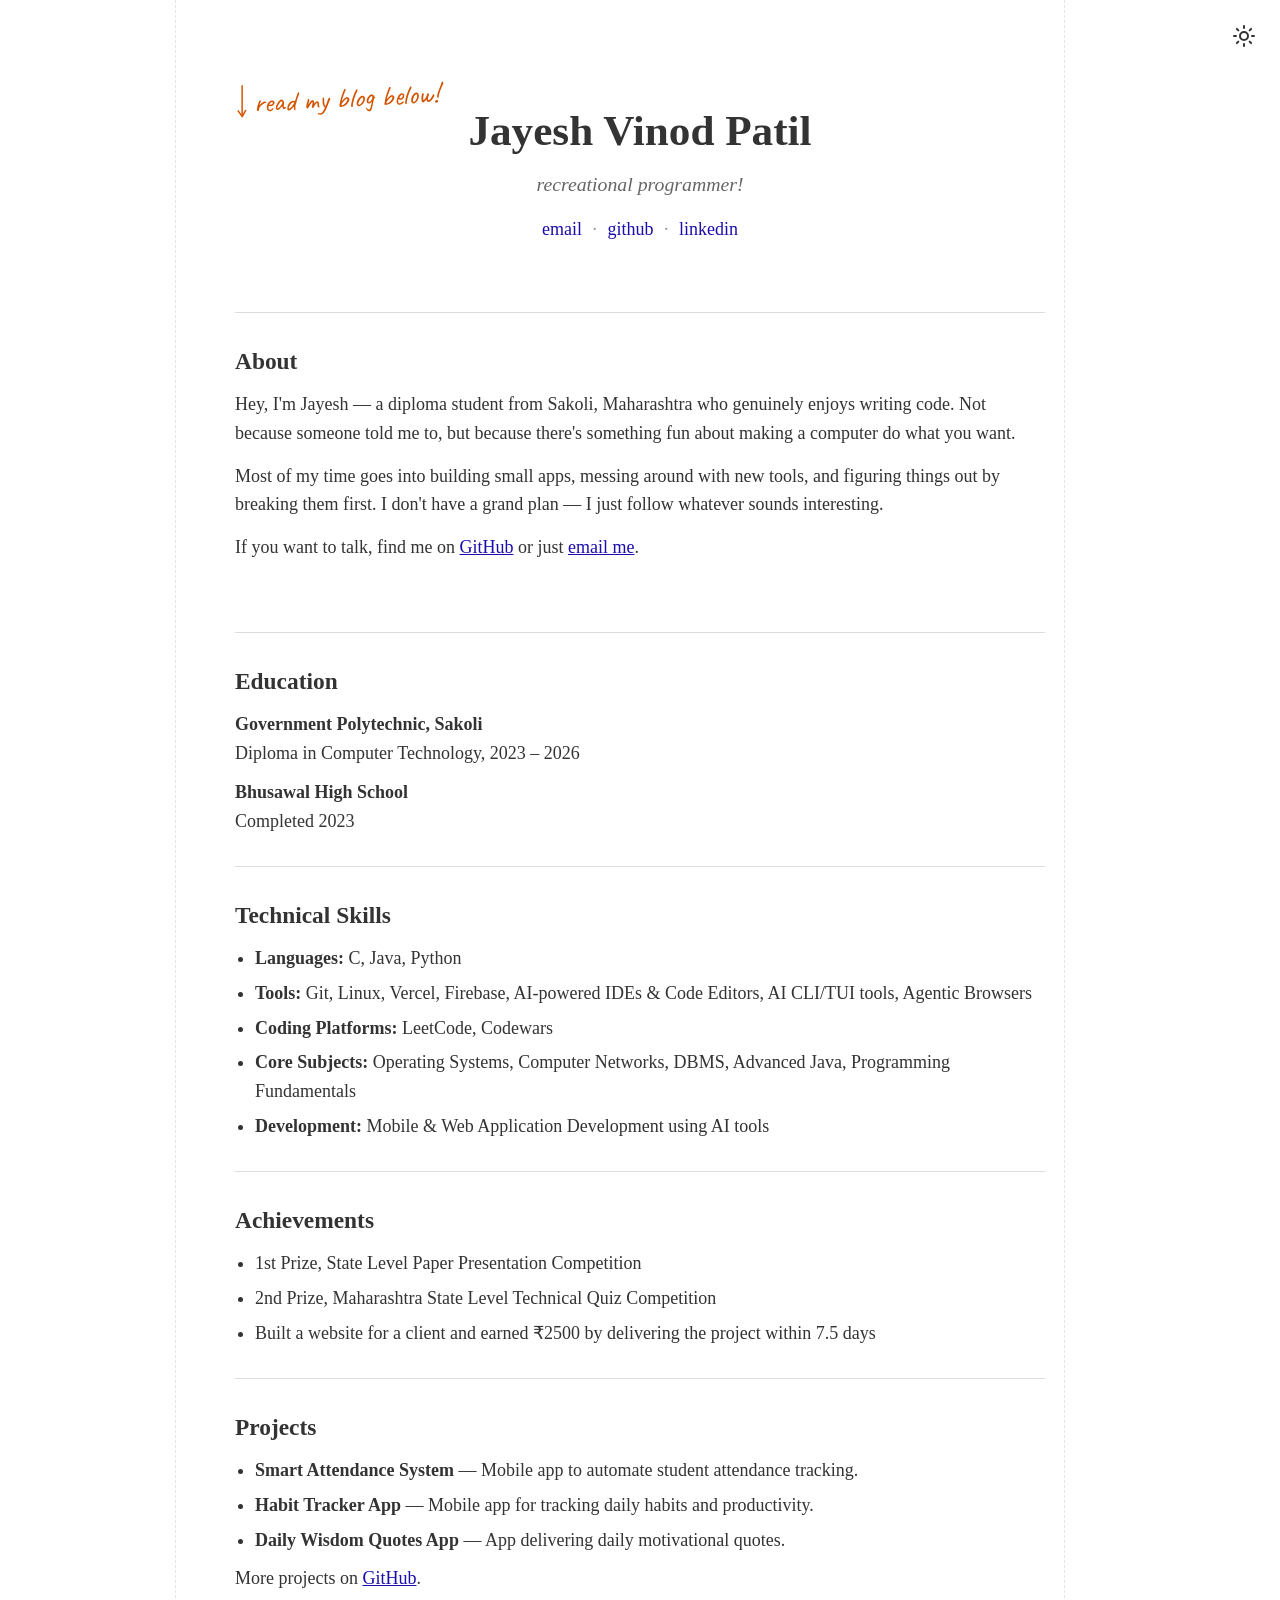
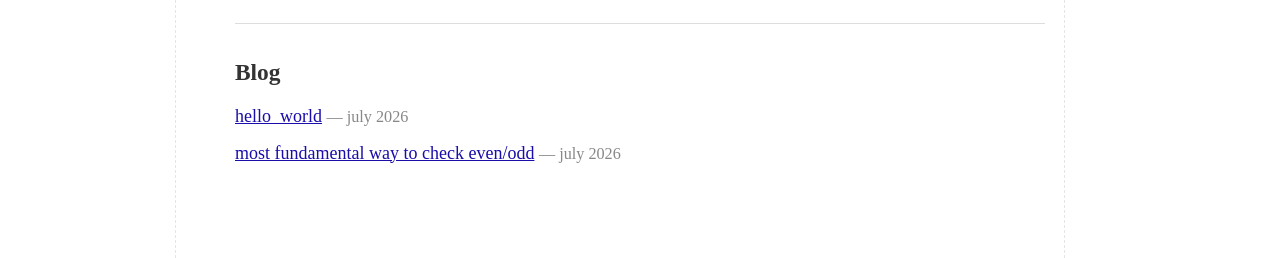
<file: index.html>
<!doctype html>
<html lang="en">
  <head>
    <meta charset="utf-8">
    <meta name="viewport" content="width=device-width, initial-scale=1">
    <title>Jayesh Vinod Patil</title>
    <meta name="description" content="Jayesh Vinod Patil — recreational programmer.">
    <link rel="stylesheet" href="style.css">
  </head>
  <body>

    <button id="theme-toggle" title="Toggle dark/light mode" aria-label="Toggle theme">
      <svg class="sun-icon" aria-hidden="true" xmlns="http://www.w3.org/2000/svg" viewBox="0 0 24 24" fill="none" stroke="currentColor" stroke-width="2" stroke-linecap="round" stroke-linejoin="round"><circle cx="12" cy="12" r="4"/><path d="M12 2v2"/><path d="M12 20v2"/><path d="M4.93 4.93l1.41 1.41"/><path d="M17.66 17.66l1.41 1.41"/><path d="M2 12h2"/><path d="M20 12h2"/><path d="M6.34 17.66l-1.41 1.41"/><path d="M19.07 4.93l-1.41 1.41"/></svg>
      <svg class="moon-icon" aria-hidden="true" xmlns="http://www.w3.org/2000/svg" viewBox="0 0 24 24" fill="none" stroke="currentColor" stroke-width="2" stroke-linecap="round" stroke-linejoin="round"><path d="M12 3a6 6 0 0 0 9 9 9 9 0 1 1-9-9Z"/></svg>
    </button>

    <div class="container">
      <div class="resizer-handle" title="Drag to resize page width" aria-label="Resize page width" role="separator"></div>

      <div class="handwritten-annotation">
        <svg class="annotation-arrow" viewBox="0 0 16 50" width="12" height="40" fill="none" stroke="currentColor" stroke-width="2" stroke-linecap="round" stroke-linejoin="round" aria-hidden="true">
          <path d="M10 1 L8 40" />
          <path d="M3 34 L8 42 L13 34" />
        </svg>
        <span class="annotation-text">read my blog below!</span>
      </div>

      <header>
        <h1>Jayesh Vinod Patil</h1>
        <p class="tagline">recreational programmer!</p>
        <nav>
          <a href="javascript:void(0)" class="email-trigger" role="button" aria-expanded="false" aria-controls="header-email-reveal" title="Email">email</a>
          <span class="sep">·</span>
          <a href="https://github.com/JVP008/" target="_blank" rel="noopener" title="GitHub">github</a>
          <span class="sep">·</span>
          <a href="https://linkedin.com/in/jayesh-vinod-patil" target="_blank" rel="noopener" title="LinkedIn">linkedin</a>
        </nav>
        <div class="email-reveal-container" id="header-email-reveal">
          <span class="email-address">jayeshcode2008@gmail.com</span>
        </div>
      </header>

      <hr>

      <section id="about">
        <h2>About</h2>
        <p>
          Hey, I'm Jayesh — a diploma student from Sakoli, Maharashtra who
          genuinely enjoys writing code. Not because someone told me to, but
          because there's something fun about making a computer do what you want.
        </p>
        <p>
          Most of my time goes into building small apps, messing around with
          new tools, and figuring things out by breaking them first. I don't
          have a grand plan — I just follow whatever sounds interesting.
        </p>
        <p>
          If you want to talk, find me on <a href="https://github.com/JVP008/">GitHub</a>
          or just <a href="javascript:void(0)" class="email-trigger" role="button" aria-expanded="false" aria-controls="about-email-reveal">email me</a>.
        </p>
        <div class="email-reveal-container" id="about-email-reveal">
          <span class="email-address">jayeshcode2008@gmail.com</span>
        </div>
      </section>

      <hr>

      <section id="education">
        <h2>Education</h2>
        <p>
          <strong>Government Polytechnic, Sakoli</strong><br>
          Diploma in Computer Technology, 2023 – 2026
        </p>
        <p>
          <strong>Bhusawal High School</strong><br>
          Completed 2023
        </p>
      </section>

      <hr>

      <section id="skills">
        <h2>Technical Skills</h2>
        <ul>
          <li><strong>Languages:</strong> C, Java, Python</li>
          <li><strong>Tools:</strong> Git, Linux, Vercel, Firebase, AI-powered IDEs &amp; Code Editors, AI CLI/TUI tools, Agentic Browsers</li>
          <li><strong>Coding Platforms:</strong> LeetCode, Codewars</li>
          <li><strong>Core Subjects:</strong> Operating Systems, Computer Networks, DBMS, Advanced Java, Programming Fundamentals</li>
          <li><strong>Development:</strong> Mobile &amp; Web Application Development using AI tools</li>
        </ul>
      </section>

      <hr>

      <section id="achievements">
        <h2>Achievements</h2>
        <ul>
          <li>1st Prize, State Level Paper Presentation Competition</li>
          <li>2nd Prize, Maharashtra State Level Technical Quiz Competition</li>
          <li>Built a website for a client and earned ₹2500 by delivering the project within 7.5 days</li>
        </ul>
      </section>

      <hr>

      <section id="projects">
        <h2>Projects</h2>
        <ul>
          <li><strong>Smart Attendance System</strong> — Mobile app to automate student attendance tracking.</li>
          <li><strong>Habit Tracker App</strong> — Mobile app for tracking daily habits and productivity.</li>
          <li><strong>Daily Wisdom Quotes App</strong> — App delivering daily motivational quotes.</li>
        </ul>
        <p>More projects on <a href="https://github.com/JVP008/">GitHub</a>.</p>
      </section>

      <hr>

      <section id="blog">
        <h2>Blog</h2>
        <ul class="blog-list">
          <li>
            <a href="blog/hello-world.html">hello_world</a>
            <span class="blog-date">— july 2026</span>
          </li>
          <li>
            <a href="blog/even-odd.html">most fundamental way to check even/odd</a>
            <span class="blog-date">— july 2026</span>
          </li>
        </ul>
      </section>

    </div>

    <script>
      (function () {
        const container = document.querySelector('.container');

        const btn = document.getElementById('theme-toggle');
        let stored;
        try {
          stored = localStorage.getItem('theme');
        } catch (e) {
          // Ignore localStorage errors in private browsing/iframe sandboxing
        }
        if (stored === 'dark') {
          document.documentElement.classList.add('dark');
          document.body.classList.add('dark');
        }
        btn.addEventListener('click', function () {
          document.documentElement.classList.toggle('dark');
          document.body.classList.toggle('dark');
          const isDark = document.body.classList.contains('dark');
          try {
            localStorage.setItem('theme', isDark ? 'dark' : 'light');
          } catch (e) {
            // Ignore localStorage errors in private browsing/iframe sandboxing
          }
        });

        // Email reveal logic
        const triggers = document.querySelectorAll('.email-trigger');

        triggers.forEach((trigger) => {
          const container = document.getElementById(trigger.getAttribute('aria-controls'));
          if (!container) return;

          trigger.addEventListener('click', function (e) {
            e.preventDefault();
            const isOpen = container.classList.toggle('show');
            trigger.setAttribute('aria-expanded', isOpen ? 'true' : 'false');
          });
        });

        // Container Resizer Logic
        const resizer = container.querySelector('.resizer-handle');
        if (resizer) {
          let isDragging = false;

          function onStart(e) {
            if (isDragging) return;
            e.preventDefault();
            isDragging = true;
            resizer.classList.add('dragging');
            document.body.classList.add('dragging-width');

            window.addEventListener('mousemove', onMove, { passive: false });
            window.addEventListener('mouseup', onEnd);
            window.addEventListener('touchmove', onMove, { passive: false });
            window.addEventListener('touchend', onEnd);
            window.addEventListener('touchcancel', onEnd);
          }

          function onMove(e) {
            if (!isDragging) return;
            let clientX;
            if (e.touches && e.touches.length > 0) {
              clientX = e.touches[0].clientX;
            } else {
              clientX = e.clientX;
            }

            // Assumes .container is horizontally centered (margin: 0 auto)
            const rect = container.getBoundingClientRect();
            const center = rect.left + rect.width / 2;
            let newWidth = Math.abs(clientX - center) * 2;

            const minWidth = 400;
            const maxWidthLimit = window.innerWidth * 0.95;

            if (newWidth < minWidth) newWidth = minWidth;
            if (newWidth > maxWidthLimit) newWidth = maxWidthLimit;

            const widthStr = `${newWidth}px`;
            container.style.maxWidth = widthStr;
          }

          function onEnd() {
            if (!isDragging) return;
            isDragging = false;
            resizer.classList.remove('dragging');
            document.body.classList.remove('dragging-width');

            window.removeEventListener('mousemove', onMove);
            window.removeEventListener('mouseup', onEnd);
            window.removeEventListener('touchmove', onMove);
            window.removeEventListener('touchend', onEnd);
            window.removeEventListener('touchcancel', onEnd);
          }

          resizer.addEventListener('mousedown', onStart);
          resizer.addEventListener('touchstart', onStart, { passive: false });
        }
      })();
    </script>

  </body>
</html>
</file>
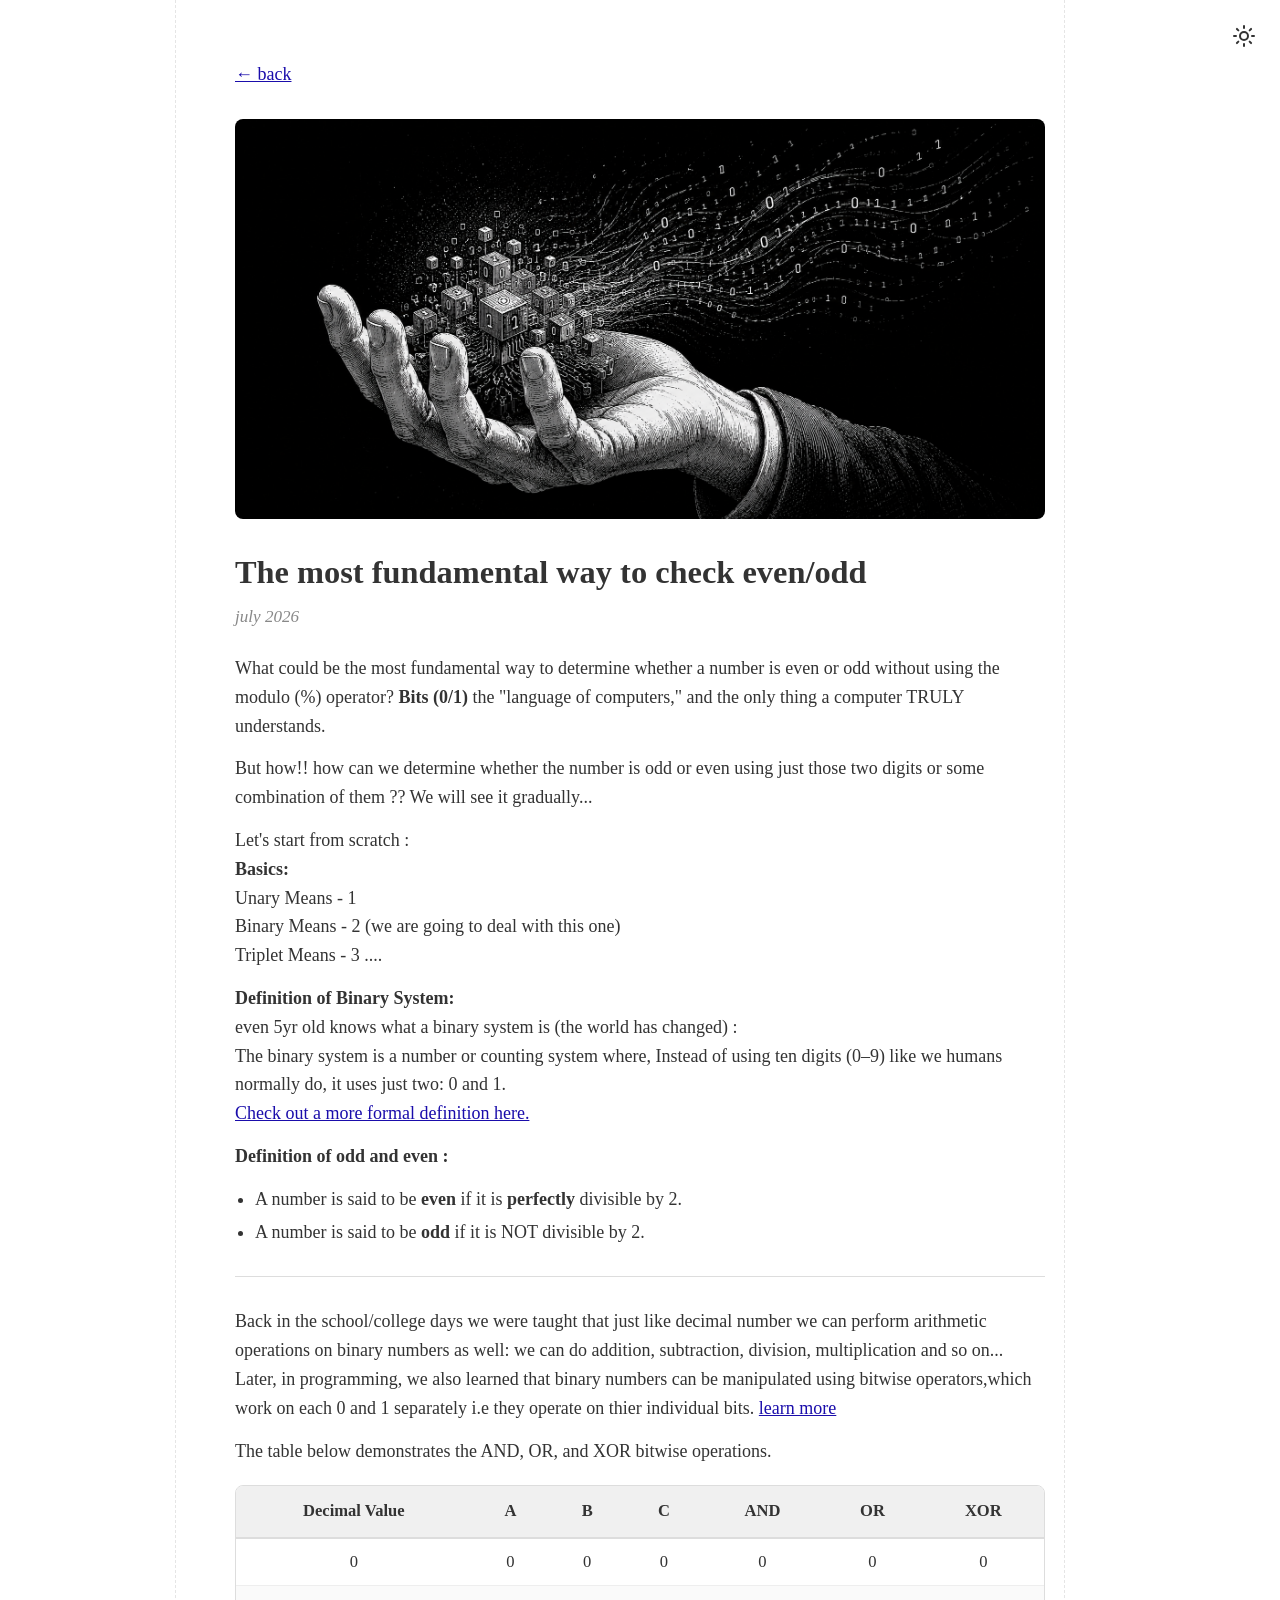
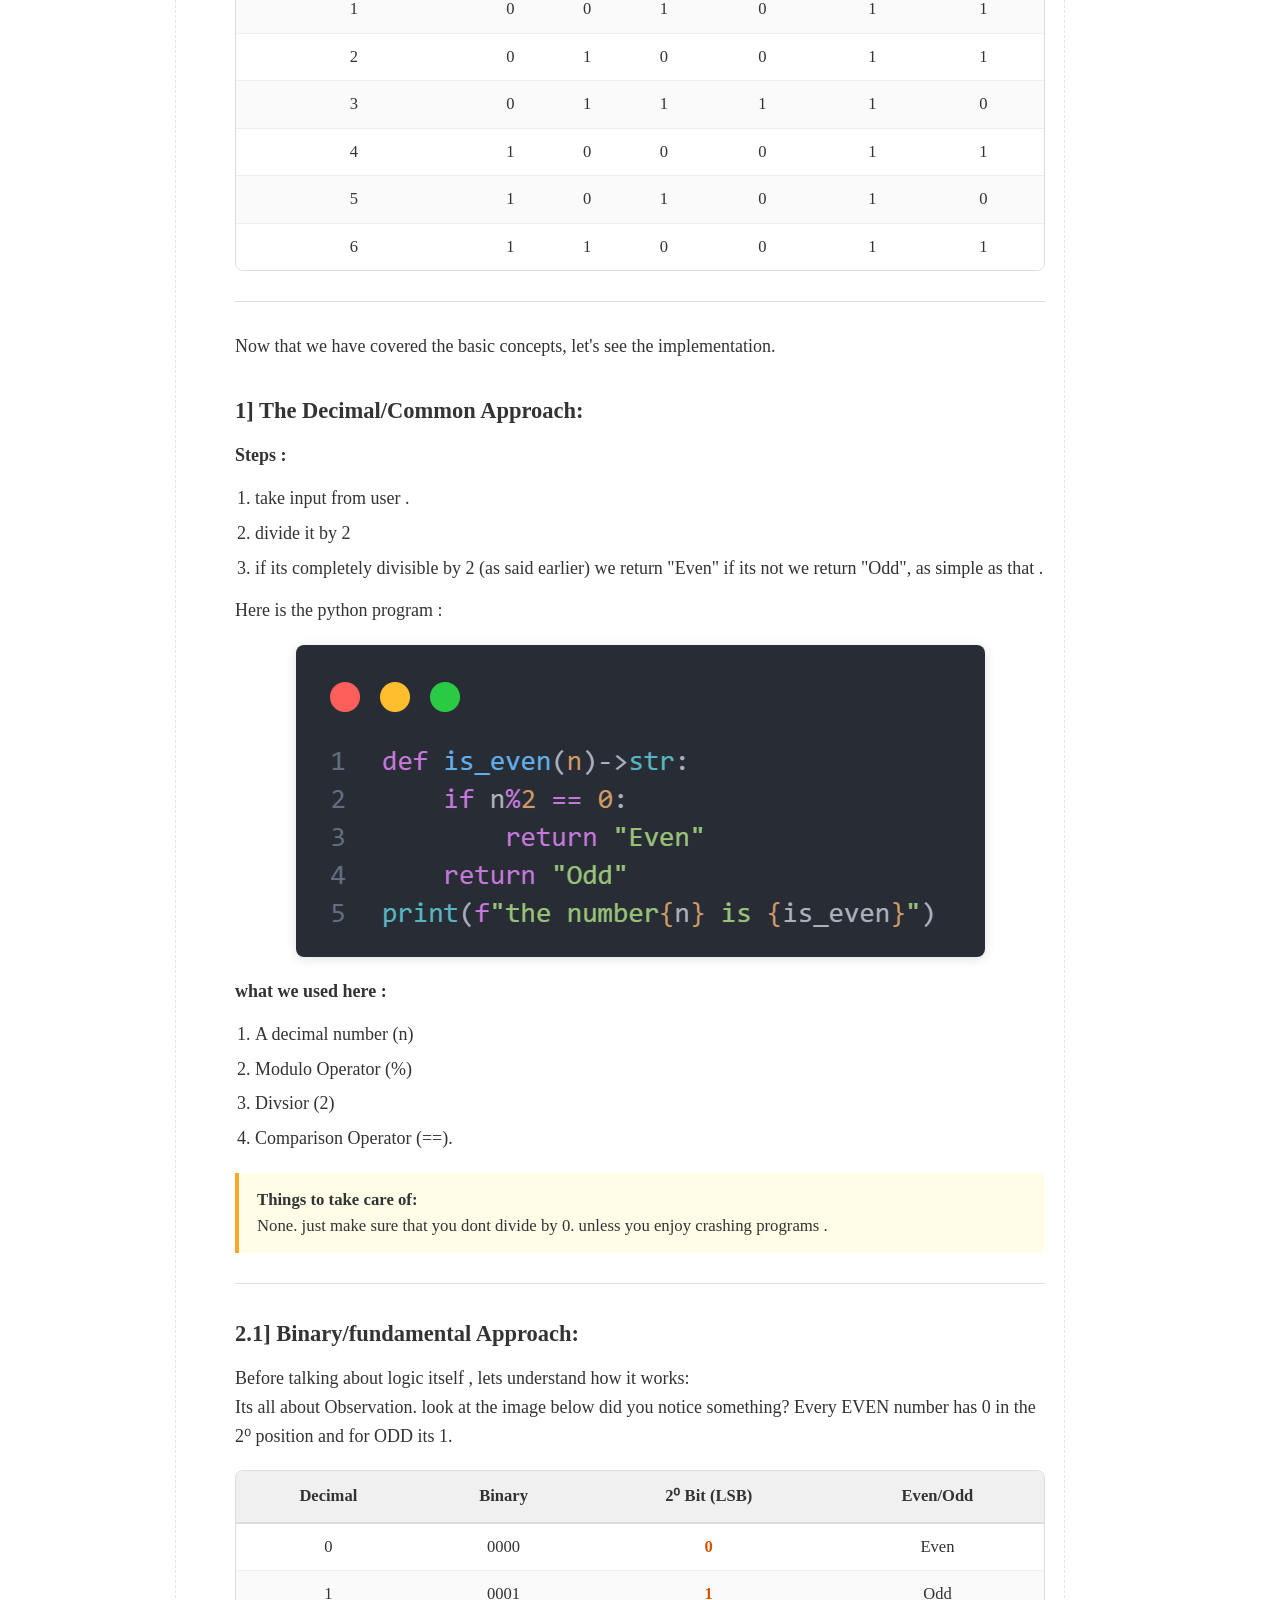
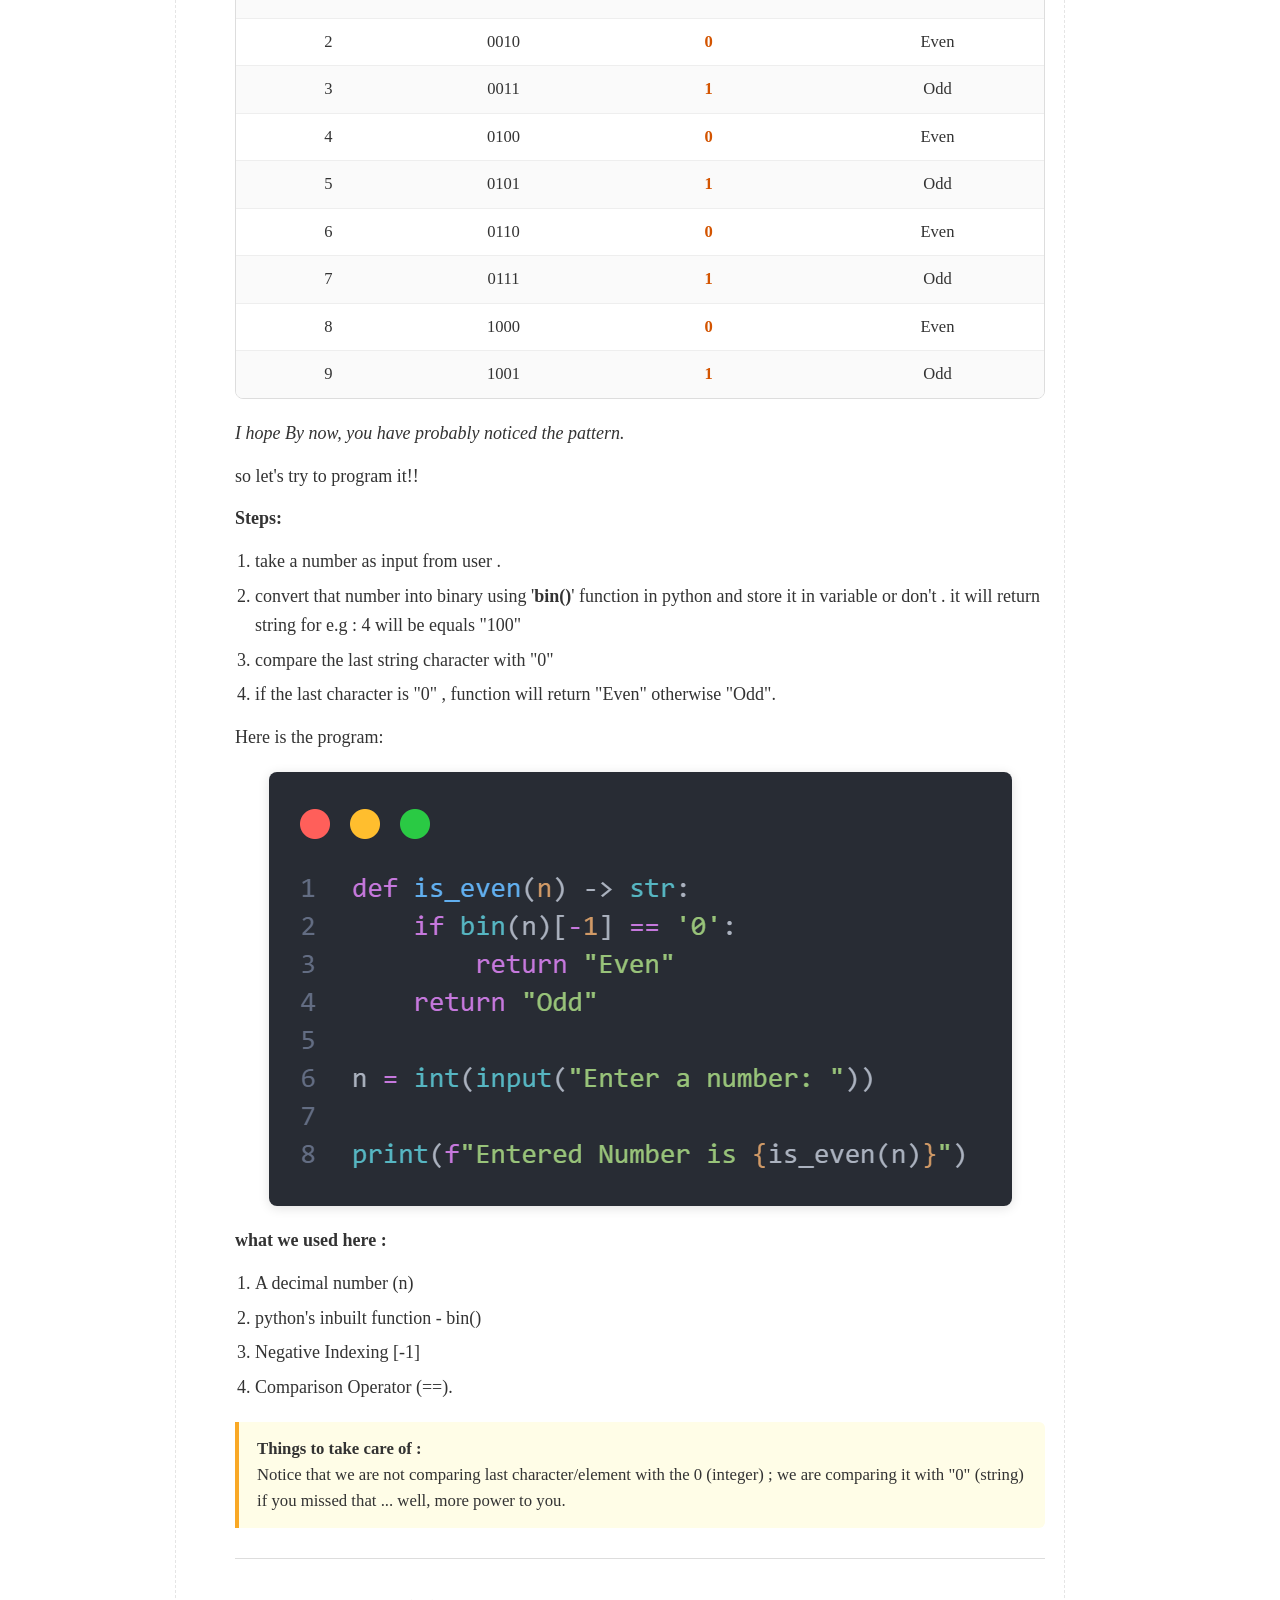
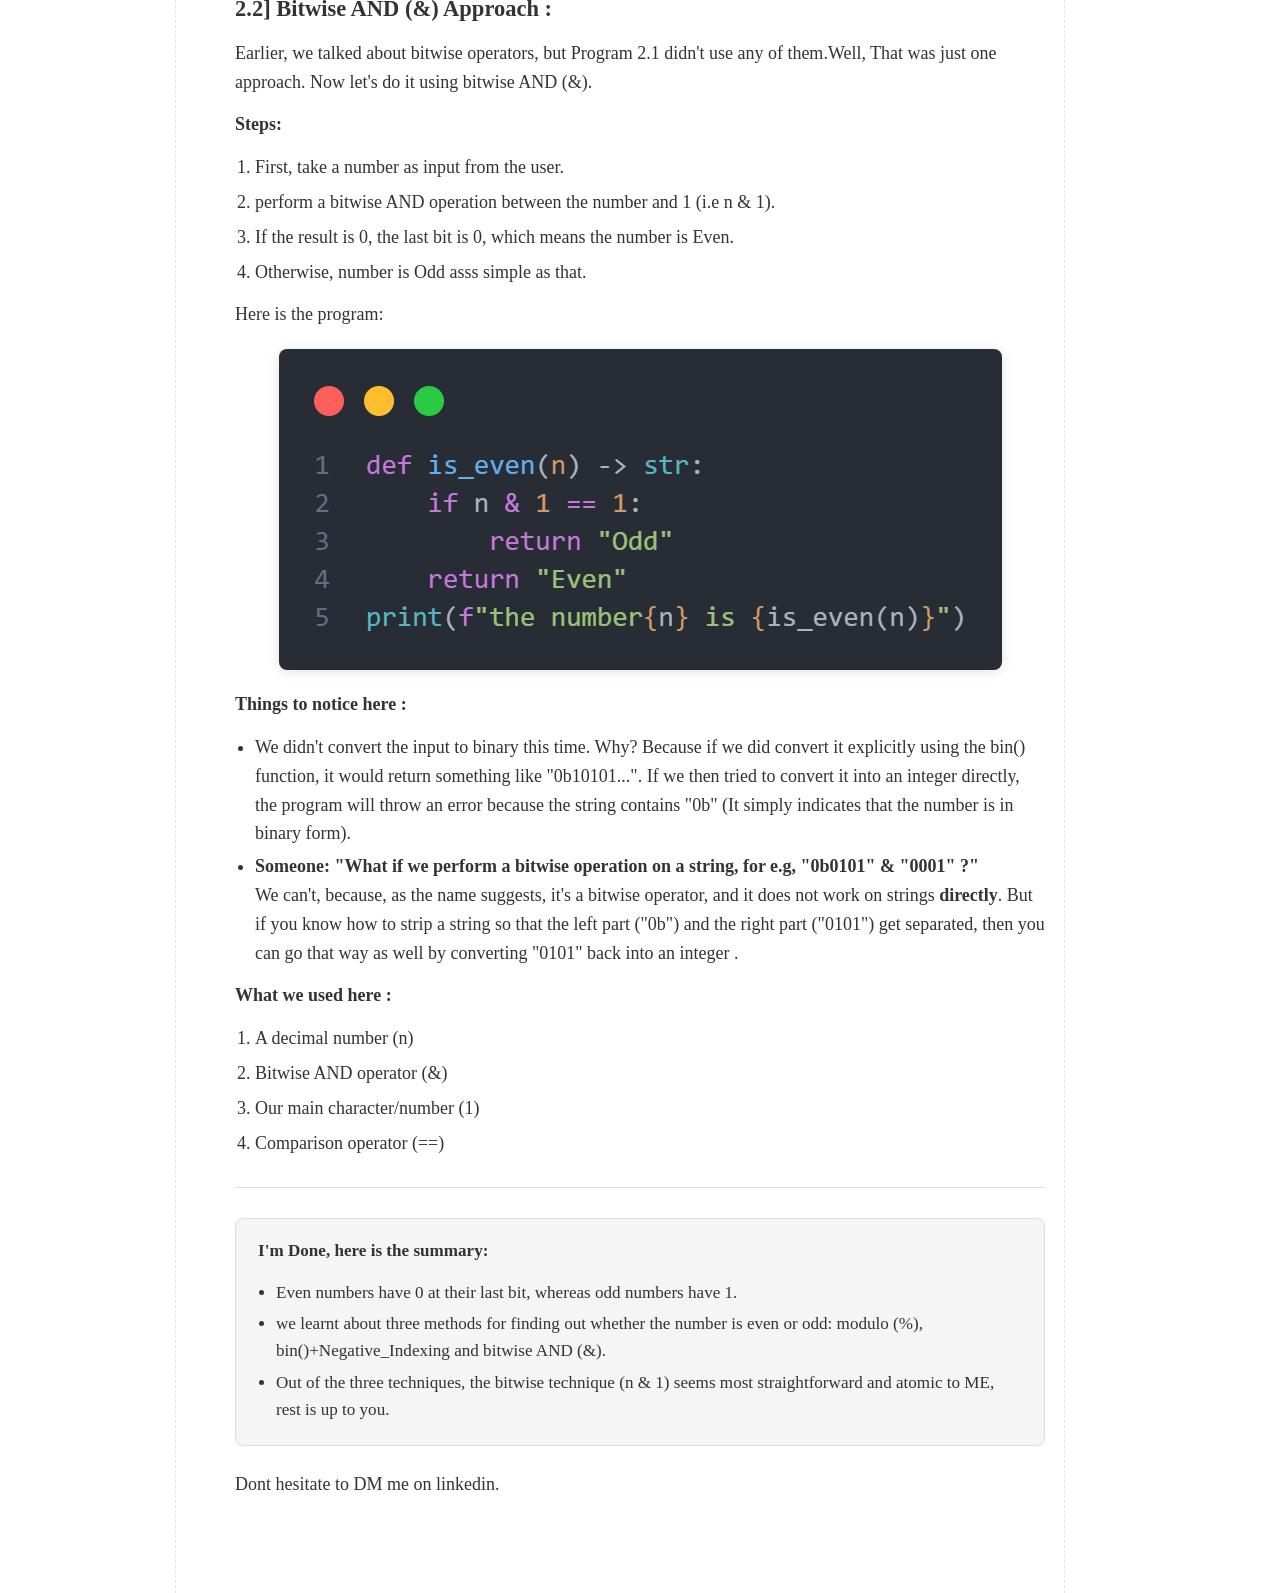
<file: blog/even-odd.html>
<!doctype html>
<html lang="en">
  <head>
    <meta charset="utf-8">
    <meta name="viewport" content="width=device-width, initial-scale=1">
    <title>The most fundamental way to check even/odd — Jayesh Vinod Patil</title>
    <meta name="description" content=":)">
    <link rel="stylesheet" href="../style.css">
  </head>
  <body>

    <button id="theme-toggle" title="Toggle dark/light mode" aria-label="Toggle theme">
      <svg class="sun-icon" aria-hidden="true" xmlns="http://www.w3.org/2000/svg" viewBox="0 0 24 24" fill="none" stroke="currentColor" stroke-width="2" stroke-linecap="round" stroke-linejoin="round"><circle cx="12" cy="12" r="4"/><path d="M12 2v2"/><path d="M12 20v2"/><path d="M4.93 4.93l1.41 1.41"/><path d="M17.66 17.66l1.41 1.41"/><path d="M2 12h2"/><path d="M20 12h2"/><path d="M6.34 17.66l-1.41 1.41"/><path d="M19.07 4.93l-1.41 1.41"/></svg>
      <svg class="moon-icon" aria-hidden="true" xmlns="http://www.w3.org/2000/svg" viewBox="0 0 24 24" fill="none" stroke="currentColor" stroke-width="2" stroke-linecap="round" stroke-linejoin="round"><path d="M12 3a6 6 0 0 0 9 9 9 9 0 1 1-9-9Z"/></svg>
    </button>

    <div class="container">
      <div class="resizer-handle" title="Drag to resize page width" aria-label="Resize page width" role="separator"></div>

      <p class="back"><a href="../index.html">← back</a></p>

      <article>
        <img src="blog2.png" alt="A hand holding binary cubes with streams of 0s and 1s flowing into the distance" class="blog-hero-img">

        <h1 class="post-title">The most fundamental way to check even/odd</h1>
        <p class="post-date">july 2026</p>

        <p>
          What could be the most fundamental way to determine whether a number is even or odd without using the modulo (%) operator? <b>Bits (0/1)</b> the "language of computers," and the only thing a computer TRULY understands.</p>

        <p>
          But how!! how can we determine whether the number is odd or even using just those two digits or some combination of them ??
          We will see it gradually...
        </p>

        <p>
          Let's start from scratch : <br>
          
          <strong>Basics: </strong> <br>
          Unary Means - 1 <br>
          Binary Means - 2 (we are going to deal with this one)<br> 
          Triplet Means - 3 .... <br> 
          <p><strong>Definition of Binary System:</strong> <br>
          even 5yr old knows what a binary system is (the world has changed) : <br> The binary system is a number or counting system where, Instead of using ten digits (0–9) like we humans normally do, it uses just two: 0 and 1.
          <br> <a href="https://en.wikipedia.org/wiki/Binary_number">Check out a more formal definition here.</a>
          </p>
        </p>

        <p><strong>Definition of odd and even :</strong></p>

        <p>
          <ul>
          <li>A number is said to be <b>even</b> if it is <b>perfectly</b> divisible by 2. </li>
          <li>A number is said to be <b>odd</b> if it is NOT divisible by 2. </li>
        </ul>
        </p>
        <hr>
        <p>
          Back in the school/college days we were taught that just like decimal number we can perform arithmetic operations on binary numbers as well:
          we can do addition, subtraction, division, multiplication and so on... Later, in programming, we also learned that binary numbers can be manipulated using bitwise operators,which work on each 0 and 1 separately i.e they operate on thier individual bits.
          <a href="https://www.geeksforgeeks.org/dsa/introduction-to-bitwise-algorithms-data-structures-and-algorithms-tutorial/">learn more</a>
        <p>The table below demonstrates the AND, OR, and XOR bitwise operations.</p>

        <div class="blog-table-wrapper">
          <table class="blog-table">
            <thead>
              <tr>
                <th>Decimal Value</th>
                <th>A</th>
                <th>B</th>
                <th>C</th>
                <th>AND</th>
                <th>OR</th>
                <th>XOR</th>
              </tr>
            </thead>
            <tbody>
              <tr>
                <td>0</td>
                <td>0</td>
                <td>0</td>
                <td>0</td>
                <td>0</td>
                <td>0</td>
                <td>0</td>
              </tr>
              <tr>
                <td>1</td>
                <td>0</td>
                <td>0</td>
                <td>1</td>
                <td>0</td>
                <td>1</td>
                <td>1</td>
              </tr>
              <tr>
                <td>2</td>
                <td>0</td>
                <td>1</td>
                <td>0</td>
                <td>0</td>
                <td>1</td>
                <td>1</td>
              </tr>
              <tr>
                <td>3</td>
                <td>0</td>
                <td>1</td>
                <td>1</td>
                <td>1</td>
                <td>1</td>
                <td>0</td>
              </tr>
              <tr>
                <td>4</td>
                <td>1</td>
                <td>0</td>
                <td>0</td>
                <td>0</td>
                <td>1</td>
                <td>1</td>
              </tr>
              <tr>
                <td>5</td>
                <td>1</td>
                <td>0</td>
                <td>1</td>
                <td>0</td>
                <td>1</td>
                <td>0</td>
              </tr>
              <tr>
                <td>6</td>
                <td>1</td>
                <td>1</td>
                <td>0</td>
                <td>0</td>
                <td>1</td>
                <td>1</td>
              </tr>
            </tbody>
          </table>
        </div>
    <hr>
    <p>
        Now that we have covered the basic concepts, let's see the implementation. 
    </p>
    

        <!-- ── 1. The Decimal Approach ── -->
        <h2 class="blog-section-title">1] The Decimal/Common Approach:</h2>

        <p><strong>Steps :</strong></p>
        <ol>
          <li>take input from user .</li>
          <li>divide it by 2</li>
          <li>if its completely divisible by 2 (as said earlier) we return "Even" if its not we return "Odd",   as simple as that .</li>
        </ol>

        <p>Here is the python program :</p>
        <img src="Decimal_way.png" alt="Python program showing the decimal modulo approach to check even/odd" class="blog-img">

        <p><strong>what we used here :</strong></p>
        <ol>
          <li>A decimal number (n)</li>
          <li>Modulo Operator (%)</li>
          <li>Divsior (2)</li>
          <li>Comparison Operator (==).</li>
        </ol>

        <div class="blog-note">
          <strong>Things to take care of:</strong><br>
          None. just make sure that you dont divide by 0. unless you enjoy crashing programs .
        </div>

        <hr>

        <h2 class="blog-section-title">2.1] Binary/fundamental Approach:</h2>

        <p>
          Before talking about logic itself , lets understand how it works:<br>
          Its all about Observation. look at the image below did you notice something?
          Every EVEN number has 0 in the 2⁰ position and for ODD its 1.
        </p>

        <div class="blog-table-wrapper">
          <table class="blog-table">
            <thead>
              <tr>
                <th>Decimal</th>
                <th>Binary</th>
                <th>2⁰ Bit (LSB)</th>
                <th>Even/Odd</th>
              </tr>
            </thead>
            <tbody>
              <tr>
                <td>0</td>
                <td>0000</td>
                <td class="lsb-highlight">0</td>
                <td>Even</td>
              </tr>
              <tr>
                <td>1</td>
                <td>0001</td>
                <td class="lsb-highlight">1</td>
                <td>Odd</td>
              </tr>
              <tr>
                <td>2</td>
                <td>0010</td>
                <td class="lsb-highlight">0</td>
                <td>Even</td>
              </tr>
              <tr>
                <td>3</td>
                <td>0011</td>
                <td class="lsb-highlight">1</td>
                <td>Odd</td>
              </tr>
              <tr>
                <td>4</td>
                <td>0100</td>
                <td class="lsb-highlight">0</td>
                <td>Even</td>
              </tr>
              <tr>
                <td>5</td>
                <td>0101</td>
                <td class="lsb-highlight">1</td>
                <td>Odd</td>
              </tr>
              <tr>
                <td>6</td>
                <td>0110</td>
                <td class="lsb-highlight">0</td>
                <td>Even</td>
              </tr>
              <tr>
                <td>7</td>
                <td>0111</td>
                <td class="lsb-highlight">1</td>
                <td>Odd</td>
              </tr>
              <tr>
                <td>8</td>
                <td>1000</td>
                <td class="lsb-highlight">0</td>
                <td>Even</td>
              </tr>
              <tr>
                <td>9</td>
                <td>1001</td>
                <td class="lsb-highlight">1</td>
                <td>Odd</td>
              </tr>
            </tbody>
          </table>
        </div>

        <i><p>I hope By now, you have probably noticed the pattern.</p></i>
        <p>so let's try to program it!!</p>

        <p><strong>Steps:</strong></p>
        <ol>
          <li>take a number as input from user .</li>
          <li>convert that number into binary using '<strong>bin()</strong>' function in python and store it in variable or don't .
          	it will return string for e.g : 4 will be equals "100"</li>
          <li>compare the last string character with "0"</li>
          <li>if the last character is "0" , function will return "Even" otherwise "Odd".</li>
        </ol>

        <p>Here is the program:</p>
        <img src="2.1.png" alt="Python program using bin() function and negative indexing to check even/odd" class="blog-img">

        <p><strong>what we used here :</strong></p>
        <ol>
          <li>A decimal number (n)</li>
          <li>python's inbuilt function - bin()</li>
          <li>Negative Indexing [-1]</li>
          <li>Comparison Operator (==).</li>
        </ol>

        <div class="blog-note">
          <strong>Things to take care of :</strong><br>
          Notice that we are not comparing last character/element with the 0 (integer) ; we are comparing it with "0" (string) if you missed that ... well, more power to you.
        </div>

        <hr>

        <!-- ── 2.2 Same Same But Different ── -->
        <h2 class="blog-section-title">2.2] Bitwise AND (&) Approach :</h2>

        <p>
          Earlier, we talked about bitwise operators, but Program 2.1 didn't use any of them.Well, That was just one approach. Now let's do it using bitwise AND (&amp;).
        </p>

        <p><strong>Steps:</strong></p>
        <ol>
          <li>First, take a number as input from the user.</li>
          <li>perform a bitwise AND operation between the number and 1 (i.e n &amp; 1).</li>
          <li>If the result is 0, the last bit is 0, which means the number is Even.</li>
          <li>Otherwise, number is Odd asss simple as that.</li>
        </ol>

        <p>Here is the program:</p>
        <img src="2.2.png" alt="Python program using bitwise AND operator to check even/odd" class="blog-img">

        <p><strong>Things to notice here :</strong></p>
        <ul>
          <li>We didn't convert the input to binary this time. Why? Because if we did convert it explicitly using the bin() function, it would return something like "0b10101...". If we then tried to convert it into an integer directly, the program will throw an error because the string contains "0b" (It simply indicates that the number is in binary form).</li>
          <li>
            <strong>Someone: "What if we perform a bitwise operation on a string, for e.g, "0b0101" &amp; "0001" ?"</strong><br>
            We can't, because, as the name suggests, it's a bitwise operator, and it does not work on strings <b>directly</b>.
            But if you know how to strip a string so that the left part ("0b") and the right part ("0101") get separated, then you can go that way as well by converting "0101" back into an integer .
          </li>
        </ul>

        <p><strong>What we used here :</strong></p>
        <ol>
          <li>A decimal number (n)</li>
          <li>Bitwise AND operator (&amp;)</li>
          <li>Our main character/number (1)</li>
          <li>Comparison operator (==)</li>
        </ol>


        <hr>

        <!-- ── Summary ── -->
        <div class="blog-summary">
          <p><strong>I'm Done, here is the summary:</strong></p>
          <ul>
            <li>Even numbers have 0 at their last bit, whereas odd numbers have 1.</li>
            <li>we learnt about three methods for finding out whether the number is even or odd: modulo (%), bin()+Negative_Indexing and bitwise AND (&amp;).</li>
            <li>Out of the three techniques, the bitwise technique (n &amp; 1) seems most straightforward and atomic to ME, rest is up to you.</li>
          </ul>
        </div>

        <p>Dont hesitate to DM me on linkedin.

      </article>

    </div>

    <script>
      (function () {
        const container = document.querySelector('.container');

        const btn = document.getElementById('theme-toggle');
        let stored;
        try {
          stored = localStorage.getItem('theme');
        } catch (e) {
          // Ignore localStorage errors in private browsing/iframe sandboxing
        }
        if (stored === 'dark') {
          document.documentElement.classList.add('dark');
          document.body.classList.add('dark');
        }
        btn.addEventListener('click', function () {
          document.documentElement.classList.toggle('dark');
          document.body.classList.toggle('dark');
          const isDark = document.body.classList.contains('dark');
          try {
            localStorage.setItem('theme', isDark ? 'dark' : 'light');
          } catch (e) {
            // Ignore localStorage errors in private browsing/iframe sandboxing
          }
        });

        // Container Resizer Logic
        const resizer = container.querySelector('.resizer-handle');
        if (resizer) {
          let isDragging = false;

          function onStart(e) {
            if (isDragging) return;
            e.preventDefault();
            isDragging = true;
            resizer.classList.add('dragging');
            document.body.classList.add('dragging-width');

            window.addEventListener('mousemove', onMove, { passive: false });
            window.addEventListener('mouseup', onEnd);
            window.addEventListener('touchmove', onMove, { passive: false });
            window.addEventListener('touchend', onEnd);
            window.addEventListener('touchcancel', onEnd);
          }

          function onMove(e) {
            if (!isDragging) return;
            let clientX;
            if (e.touches && e.touches.length > 0) {
              clientX = e.touches[0].clientX;
            } else {
              clientX = e.clientX;
            }

            // Assumes .container is horizontally centered (margin: 0 auto)
            const rect = container.getBoundingClientRect();
            const center = rect.left + rect.width / 2;
            let newWidth = Math.abs(clientX - center) * 2;

            const minWidth = 400;
            const maxWidthLimit = window.innerWidth * 0.95;

            if (newWidth < minWidth) newWidth = minWidth;
            if (newWidth > maxWidthLimit) newWidth = maxWidthLimit;

            const widthStr = `${newWidth}px`;
            container.style.maxWidth = widthStr;
          }

          function onEnd() {
            if (!isDragging) return;
            isDragging = false;
            resizer.classList.remove('dragging');
            document.body.classList.remove('dragging-width');

            window.removeEventListener('mousemove', onMove);
            window.removeEventListener('mouseup', onEnd);
            window.removeEventListener('touchmove', onMove);
            window.removeEventListener('touchend', onEnd);
            window.removeEventListener('touchcancel', onEnd);
          }

          resizer.addEventListener('mousedown', onStart);
          resizer.addEventListener('touchstart', onStart, { passive: false });
        }

      })();
    </script>

  </body>
</html>
</file>
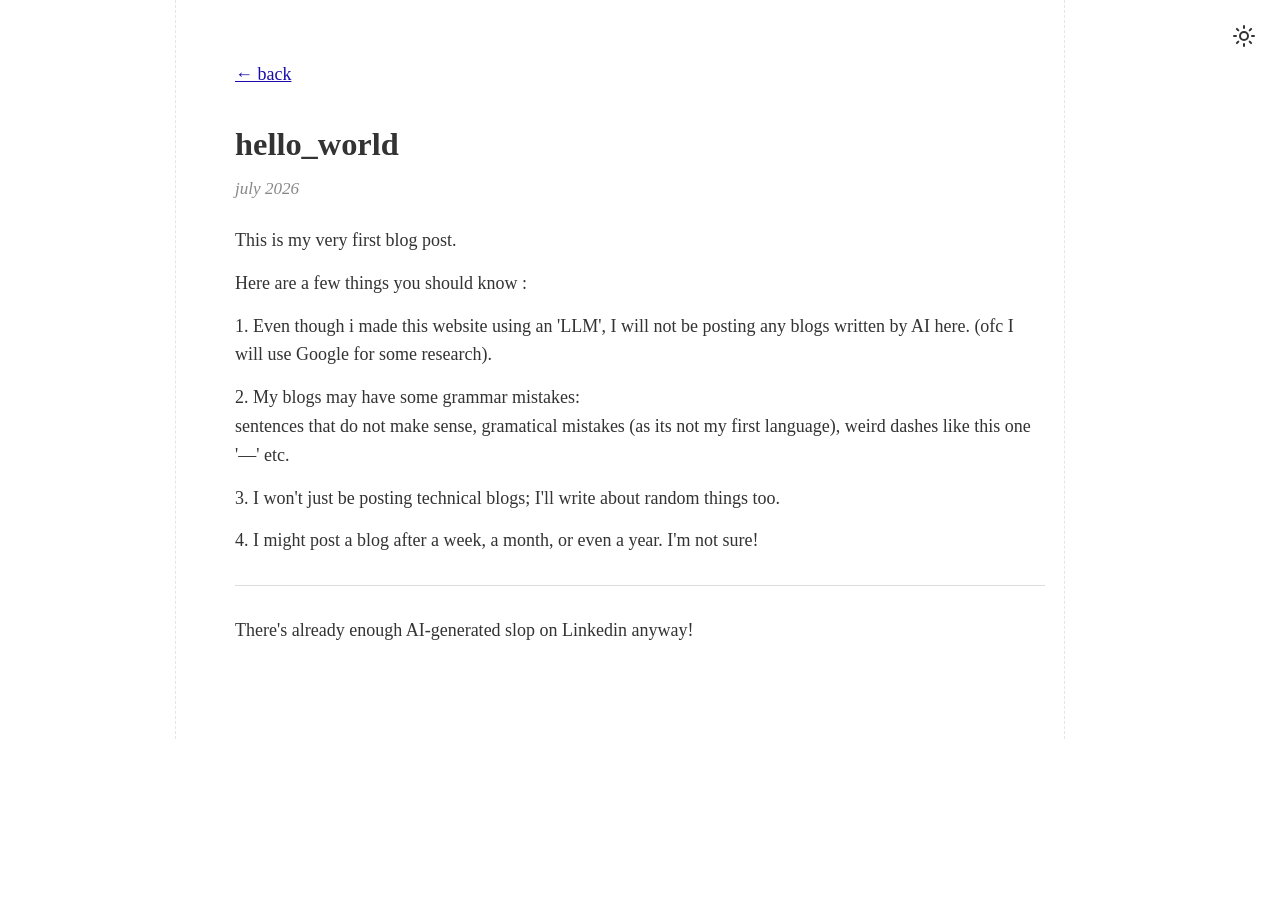
<file: blog/hello-world.html>
<!doctype html>
<html lang="en">
  <head>
    <meta charset="utf-8">
    <meta name="viewport" content="width=device-width, initial-scale=1">
    <title>hello_world — Jayesh Vinod Patil</title>
    <meta name="description" content="My first blog post.">
    <link rel="stylesheet" href="../style.css">
  </head>
  <body>

    <button id="theme-toggle" title="Toggle dark/light mode" aria-label="Toggle theme">
      <svg class="sun-icon" aria-hidden="true" xmlns="http://www.w3.org/2000/svg" viewBox="0 0 24 24" fill="none" stroke="currentColor" stroke-width="2" stroke-linecap="round" stroke-linejoin="round"><circle cx="12" cy="12" r="4"/><path d="M12 2v2"/><path d="M12 20v2"/><path d="M4.93 4.93l1.41 1.41"/><path d="M17.66 17.66l1.41 1.41"/><path d="M2 12h2"/><path d="M20 12h2"/><path d="M6.34 17.66l-1.41 1.41"/><path d="M19.07 4.93l-1.41 1.41"/></svg>
      <svg class="moon-icon" aria-hidden="true" xmlns="http://www.w3.org/2000/svg" viewBox="0 0 24 24" fill="none" stroke="currentColor" stroke-width="2" stroke-linecap="round" stroke-linejoin="round"><path d="M12 3a6 6 0 0 0 9 9 9 9 0 1 1-9-9Z"/></svg>
    </button>

    <div class="container">
      <div class="resizer-handle" title="Drag to resize page width" aria-label="Resize page width" role="separator"></div>

      <p class="back"><a href="../index.html">← back</a></p>

      <article>
        <h1 class="post-title">hello_world</h1>
        <p class="post-date">july 2026</p>
<p>
This is my very first blog post. </p>
<p>
Here are a few things you should know : </p>
<p>
  1. Even though i made this website using an 'LLM',
  I will not  be posting any blogs written by AI here. (ofc I will use Google for some research).
</p>

<p>
  2. My blogs may have some grammar mistakes: <br>
  sentences that do not make sense, gramatical mistakes (as its not my first language), weird dashes like this one '—' etc.
</p>
<p>
3. I won't just be posting technical blogs; I'll write about random things too.
</p>
<p>
  4. I might post a blog after a week, a month, or even a year. I'm not sure!
</p>
<hr>
<p>There's already enough AI-generated slop on Linkedin anyway!</p>
      </article>



    </div>

    <script>
      (function () {
        const container = document.querySelector('.container');

        const btn = document.getElementById('theme-toggle');
        let stored;
        try {
          stored = localStorage.getItem('theme');
        } catch (e) {
          // Ignore localStorage errors in private browsing/iframe sandboxing
        }
        if (stored === 'dark') {
          document.documentElement.classList.add('dark');
          document.body.classList.add('dark');
        }
        btn.addEventListener('click', function () {
          document.documentElement.classList.toggle('dark');
          document.body.classList.toggle('dark');
          const isDark = document.body.classList.contains('dark');
          try {
            localStorage.setItem('theme', isDark ? 'dark' : 'light');
          } catch (e) {
            // Ignore localStorage errors in private browsing/iframe sandboxing
          }
        });

        // Container Resizer Logic
        const resizer = container.querySelector('.resizer-handle');
        if (resizer) {
          let isDragging = false;

          function onStart(e) {
            if (isDragging) return;
            e.preventDefault();
            isDragging = true;
            resizer.classList.add('dragging');
            document.body.classList.add('dragging-width');

            window.addEventListener('mousemove', onMove, { passive: false });
            window.addEventListener('mouseup', onEnd);
            window.addEventListener('touchmove', onMove, { passive: false });
            window.addEventListener('touchend', onEnd);
            window.addEventListener('touchcancel', onEnd);
          }

          function onMove(e) {
            if (!isDragging) return;
            let clientX;
            if (e.touches && e.touches.length > 0) {
              clientX = e.touches[0].clientX;
            } else {
              clientX = e.clientX;
            }

            // Assumes .container is horizontally centered (margin: 0 auto)
            const rect = container.getBoundingClientRect();
            const center = rect.left + rect.width / 2;
            let newWidth = Math.abs(clientX - center) * 2;

            const minWidth = 400;
            const maxWidthLimit = window.innerWidth * 0.95;

            if (newWidth < minWidth) newWidth = minWidth;
            if (newWidth > maxWidthLimit) newWidth = maxWidthLimit;

            const widthStr = `${newWidth}px`;
            container.style.maxWidth = widthStr;
          }

          function onEnd() {
            if (!isDragging) return;
            isDragging = false;
            resizer.classList.remove('dragging');
            document.body.classList.remove('dragging-width');

            window.removeEventListener('mousemove', onMove);
            window.removeEventListener('mouseup', onEnd);
            window.removeEventListener('touchmove', onMove);
            window.removeEventListener('touchend', onEnd);
            window.removeEventListener('touchcancel', onEnd);
          }

          resizer.addEventListener('mousedown', onStart);
          resizer.addEventListener('touchstart', onStart, { passive: false });
        }

      })();
    </script>

  </body>
</html>
</file>
<file: style.css>
@import url('https://fonts.googleapis.com/css2?family=Caveat:wght@400;700&display=swap');

/* ── Reset ── */
*, *::before, *::after {
  margin: 0;
  padding: 0;
  box-sizing: border-box;
}

/* ── Custom Cursor ── */
html, body {
  cursor: url("arrowhead.svg") 3 1, auto;
}

html.dark, body.dark {
  cursor: url("arrowhead-rounded-outline.svg") 5 3, auto;
}

a, button, [role="button"], input[type="submit"], input[type="button"], label {
  cursor: url("hand-pointer.svg") 8 1, pointer !important;
}

/* ── Base (light mode) ── */
body {
  font-family: Georgia, 'Times New Roman', Times, serif;
  font-size: 18px;
  line-height: 1.6;
  color: #333;
  background: #fff;
  transition: background 0.3s, color 0.3s;
}

::selection {
  background: rgba(0, 230, 118, 0.4);
  color: #000;
}

body.dark ::selection {
  background: rgba(253, 224, 71, 0.55);
  color: #000;
}

/* ── Dark mode ── */
body.dark {
  color: #d4d4d4;
  background: #1a1a1a;
}

body.dark a {
  color: #6db3f2;
}

body.dark hr {
  border-color: #444;
}

body.dark #theme-toggle {
  color: #d4d4d4;
}

/* ── Container (centered like Karpathy) ── */
.container {
  max-width: 850px;
  margin: 0 auto;
  padding: 60px 20px 80px;
  position: relative;
}

/* ── Subtle decorative vertical dashed line ── */
.container::before {
  content: '';
  position: absolute;
  top: 0;
  bottom: 0;
  left: -40px;
  width: 1px;
  border-left: 1px dashed rgba(0, 0, 0, 0.1);
  pointer-events: none;
}

body.dark .container::before {
  border-left-color: rgba(255, 255, 255, 0.08);
}

/* ── Resizer Handle ── */
.resizer-handle {
  position: absolute;
  right: 0;
  top: 0;
  width: 12px;
  height: 100%;
  cursor: col-resize;
  z-index: 100;
  border-right: 1px dashed rgba(0, 0, 0, 0.1);
  box-sizing: border-box;
}

.resizer-handle:hover,
.resizer-handle.dragging {
  border-right: 2px dashed #999;
  background-color: rgba(0, 0, 0, 0.02);
}

body.dark .resizer-handle {
  border-right-color: rgba(255, 255, 255, 0.08);
}

body.dark .resizer-handle:hover,
body.dark .resizer-handle.dragging {
  border-right: 2px dashed #555;
  background-color: rgba(255, 255, 255, 0.02);
}

body.dragging-width {
  user-select: none;
  cursor: col-resize;
}


/* ── Header ── */
header {
  text-align: center;
  margin-bottom: 10px;
}

h1 {
  font-size: 2.4em;
  font-weight: 700;
  margin-bottom: 4px;
}

.tagline {
  font-size: 1.1em;
  font-style: italic;
  color: #666;
  margin-bottom: 14px;
}

body.dark .tagline {
  color: #999;
}

/* ── Nav links ── */
nav {
  font-size: 1em;
}

nav a {
  text-decoration: none;
  color: #1a0dab;
}

nav a:hover {
  text-decoration: underline;
}

.sep {
  margin: 0 6px;
  color: #999;
}

/* ── Horizontal rule ── */
hr {
  border: none;
  border-top: 1px solid #ddd;
  margin: 30px 0;
}

/* ── About section ── */
#about h2 {
  font-size: 1.3em;
  margin-bottom: 10px;
}

#about p {
  margin-bottom: 14px;
}

/* ── Sections ── */
section {
  margin-bottom: 10px;
}

section h2 {
  font-size: 1.3em;
  margin-bottom: 10px;
}

section p {
  margin-bottom: 10px;
}

section ul {
  margin-left: 20px;
  margin-bottom: 10px;
}

section ul li {
  margin-bottom: 6px;
}

/* ── Links ── */
a {
  color: #1a0dab;
}

a:hover {
  text-decoration: underline;
}

/* ── Theme toggle button ── */
#theme-toggle {
  position: fixed;
  top: 16px;
  right: 16px;
  background: transparent;
  border: none;
  padding: 8px;
  cursor: pointer;
  display: flex;
  align-items: center;
  justify-content: center;
  color: #333;
  z-index: 10;
  transition: color 0.3s ease;
}

#theme-toggle:focus-visible {
  outline: 2px solid currentColor;
  outline-offset: 2px;
  border-radius: 4px;
}

#theme-toggle svg {
  width: 24px;
  height: 24px;
  display: block;
  transition: transform 0.3s ease;
}

#theme-toggle:hover svg {
  transform: rotate(30deg) scale(1.15);
}

#theme-toggle:active svg {
  transform: scale(0.9);
}

body:not(.dark) #theme-toggle .moon-icon {
  display: none;
}

body.dark #theme-toggle .sun-icon {
  display: none;
}

/* ── Blog list ── */
.blog-list {
  list-style: none;
  margin-left: 0;
}

.blog-list li {
  margin-bottom: 8px;
}

.blog-date {
  color: #888;
  font-size: 0.9em;
}

/* ── Blog post page ── */
.back {
  margin-bottom: 30px;
}

.post-title {
  font-size: 1.8em;
  margin-bottom: 4px;
}

.post-date {
  color: #888;
  font-size: 0.95em;
  font-style: italic;
  margin-bottom: 24px;
}

article p {
  margin-bottom: 14px;
}

/* ── Email Reveal Container ── */
.email-trigger:focus-visible {
  outline: 2px solid currentColor;
  outline-offset: 2px;
  border-radius: 4px;
}

.email-reveal-container {
  margin-top: 12px;
  font-size: 0.9em;
  gap: 10px;
  opacity: 0;
  transform: translateY(-8px);
  transition: opacity 0.3s ease, transform 0.3s ease;
}

.email-reveal-container.show {
  opacity: 1;
  transform: translateY(0);
}

header .email-reveal-container {
  justify-content: center;
}

#about .email-reveal-container {
  justify-content: flex-start;
}

.email-address {
  font-weight: bold;
  color: #333;
}

body.dark .email-address {
  color: #d4d4d4;
}

.email-copy-btn {
  font-family: inherit;
  font-size: 0.85em;
  padding: 3px 8px;
  border: 1px solid #ccc;
  border-radius: 4px;
  background-color: #f7f7f7;
  color: #333;
  cursor: pointer;
  transition: background-color 0.2s, border-color 0.2s;
}

.email-copy-btn:hover {
  background-color: #eee;
  border-color: #bbb;
}

body.dark .email-copy-btn {
  background-color: #2b2b2b;
  border-color: #444;
  color: #d4d4d4;
}

body.dark .email-copy-btn:hover {
  background-color: #3b3b3b;
  border-color: #555;
}

.email-copy-success {
  color: #2e7d32;
  font-weight: bold;
  font-size: 0.85em;
  opacity: 0;
  transition: opacity 0.2s ease;
}

.email-copy-success.show {
  opacity: 1;
}

body.dark .email-copy-success {
  color: #81c784;
}

/* ── Handwritten Annotation ── */
.handwritten-annotation {
  display: flex;
  align-items: center;
  justify-content: flex-start;
  font-family: 'Caveat', cursive;
  font-size: 1.6em;
  color: #d35400;
  transform: rotate(-3deg);
  margin-bottom: -10px;
  gap: 6px;
  flex-direction: row;
}

body.dark .handwritten-annotation {
  color: #ffd700;
}

.annotation-arrow {
  animation: bounce 2s infinite ease-in-out;
}

@keyframes bounce {
  0%, 100% {
    transform: translateY(0);
  }
  50% {
    transform: translateY(6px);
  }
}




/* ── Blog Hero Image ── */
.blog-hero-img {
  width: 100%;
  max-height: 400px;
  object-fit: cover;
  border-radius: 8px;
  margin-bottom: 28px;
  display: block;
}

/* ── Blog Content Images (code screenshots) ── */
.blog-img {
  display: block;
  max-width: 100%;
  margin: 20px auto;
  border-radius: 8px;
  box-shadow: 0 2px 12px rgba(0, 0, 0, 0.12);
}

body.dark .blog-img {
  box-shadow: 0 2px 12px rgba(0, 0, 0, 0.4);
}

/* ── Blog Tables ── */
.blog-table-wrapper {
  overflow-x: auto;
  margin: 20px 0;
  border-radius: 8px;
  border: 1px solid #ddd;
}

body.dark .blog-table-wrapper {
  border-color: #3a3a3a;
}

.blog-table {
  width: 100%;
  border-collapse: collapse;
  font-size: 0.92em;
  text-align: center;
}

.blog-table thead th {
  background-color: #f0f0f0;
  font-weight: 700;
  padding: 12px 16px;
  border-bottom: 2px solid #ddd;
  white-space: nowrap;
}

body.dark .blog-table thead th {
  background-color: #2a2a2a;
  border-bottom-color: #444;
}

.blog-table tbody td {
  padding: 10px 16px;
  border-bottom: 1px solid #eee;
}

body.dark .blog-table tbody td {
  border-bottom-color: #333;
}

.blog-table tbody tr:nth-child(even) {
  background-color: #fafafa;
}

body.dark .blog-table tbody tr:nth-child(even) {
  background-color: #232323;
}

.blog-table tbody tr:nth-child(odd) {
  background-color: #fff;
}

body.dark .blog-table tbody tr:nth-child(odd) {
  background-color: #1a1a1a;
}

.blog-table tbody tr:last-child td {
  border-bottom: none;
}

.blog-table tbody td.lsb-highlight {
  font-weight: 700;
  color: #d35400;
}

body.dark .blog-table tbody td.lsb-highlight {
  color: #ffd700;
}

/* ── Blog Note / Callout ── */
.blog-note {
  background-color: #fffde7;
  border-left: 4px solid #f9a825;
  padding: 14px 18px;
  margin: 20px 0;
  border-radius: 0 6px 6px 0;
  font-size: 0.93em;
  line-height: 1.55;
}

body.dark .blog-note {
  background-color: #2a2617;
  border-left-color: #ffd700;
  color: #e0d8b0;
}

/* ── Blog Section Heading ── */
.blog-section-title {
  font-size: 1.25em;
  margin-top: 32px;
  margin-bottom: 12px;
}

/* ── Blog Ordered Steps ── */
article ol {
  margin-left: 20px;
  margin-bottom: 14px;
}

article ol li {
  margin-bottom: 6px;
}

/* ── Blog "What we used" list ── */
article ul {
  margin-left: 20px;
  margin-bottom: 14px;
}

article ul li {
  margin-bottom: 4px;
}

/* ── Blog Summary Box ── */
.blog-summary {
  background-color: #f5f5f5;
  border: 1px solid #ddd;
  border-radius: 8px;
  padding: 18px 22px;
  margin: 24px 0;
  font-size: 0.95em;
}

body.dark .blog-summary {
  background-color: #222;
  border-color: #3a3a3a;
}

.blog-summary ul {
  margin-left: 18px;
  margin-bottom: 0;
}
</file>
